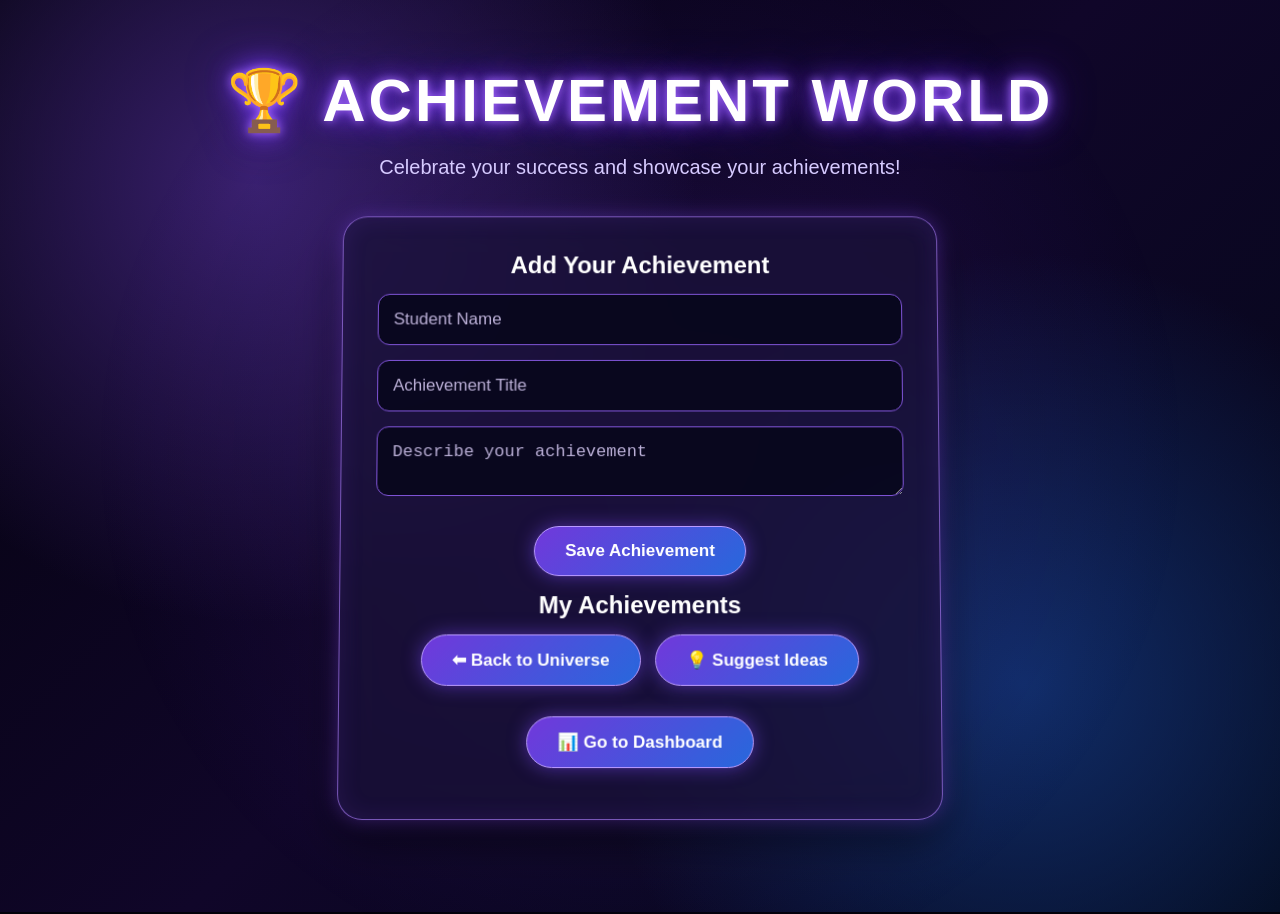
<file: achievement.html>
<!DOCTYPE html>
<html lang="en">
<head>
    <meta charset="UTF-8">
    <meta name="viewport" content="width=device-width, initial-scale=1.0">

    <title>Achievement World | UniVerse Nexus</title>

    <link rel="stylesheet" href="style.css">
</head>

<body class="world-page achievement-page">

    <h1>🏆 ACHIEVEMENT WORLD</h1>

    <p>Celebrate your success and showcase your achievements!</p>

    <div class="container">

        <h2>Add Your Achievement</h2>

        <input
            type="text"
            id="studentName"
            placeholder="Student Name"
        >

        <input
            type="text"
            id="achievementTitle"
            placeholder="Achievement Title"
        >

        <textarea
            id="achievementDescription"
            placeholder="Describe your achievement"
        ></textarea>

        <button onclick="addAchievement()">
            Save Achievement
        </button>


        <h2>My Achievements</h2>

        <div id="achievementList"></div>


        <!-- NAVIGATION BUTTONS -->

        <button onclick="location.href='index.html'">
            ⬅ Back to Universe
        </button>

        <button onclick="location.href='ideas.html'">
            💡 Suggest Ideas
        </button>

        <button onclick="location.href='dashboard.html'">
            📊 Go to Dashboard
        </button>

    </div>


    <!-- JAVASCRIPT -->

    <script>

        function addAchievement() {

            let name = document.getElementById("studentName").value.trim();

            let title = document.getElementById("achievementTitle").value.trim();

            let description = document.getElementById("achievementDescription").value.trim();


            if (name === "" || title === "" || description === "") {

                alert("Please fill all fields!");

                return;
            }


            let achievements =
                JSON.parse(localStorage.getItem("achievements")) || [];


            achievements.push({

                name: name,
                title: title,
                description: description

            });


            localStorage.setItem(
                "achievements",
                JSON.stringify(achievements)
            );


            displayAchievements();


            document.getElementById("studentName").value = "";

            document.getElementById("achievementTitle").value = "";

            document.getElementById("achievementDescription").value = "";


            alert("Achievement Saved Successfully!");

        }


        function displayAchievements() {

            let achievements =
                JSON.parse(localStorage.getItem("achievements")) || [];


            let output = "";


            achievements.forEach(function(item) {

                output += `
                    <div class="achievement-card">

                        <h3>🏅 ${item.title}</h3>

                        <p>Student: ${item.name}</p>

                        <p>${item.description}</p>

                    </div>
                `;

            });


            document.getElementById("achievementList").innerHTML = output;

        }


        displayAchievements();

    </script>

</body>
</html>
</file>
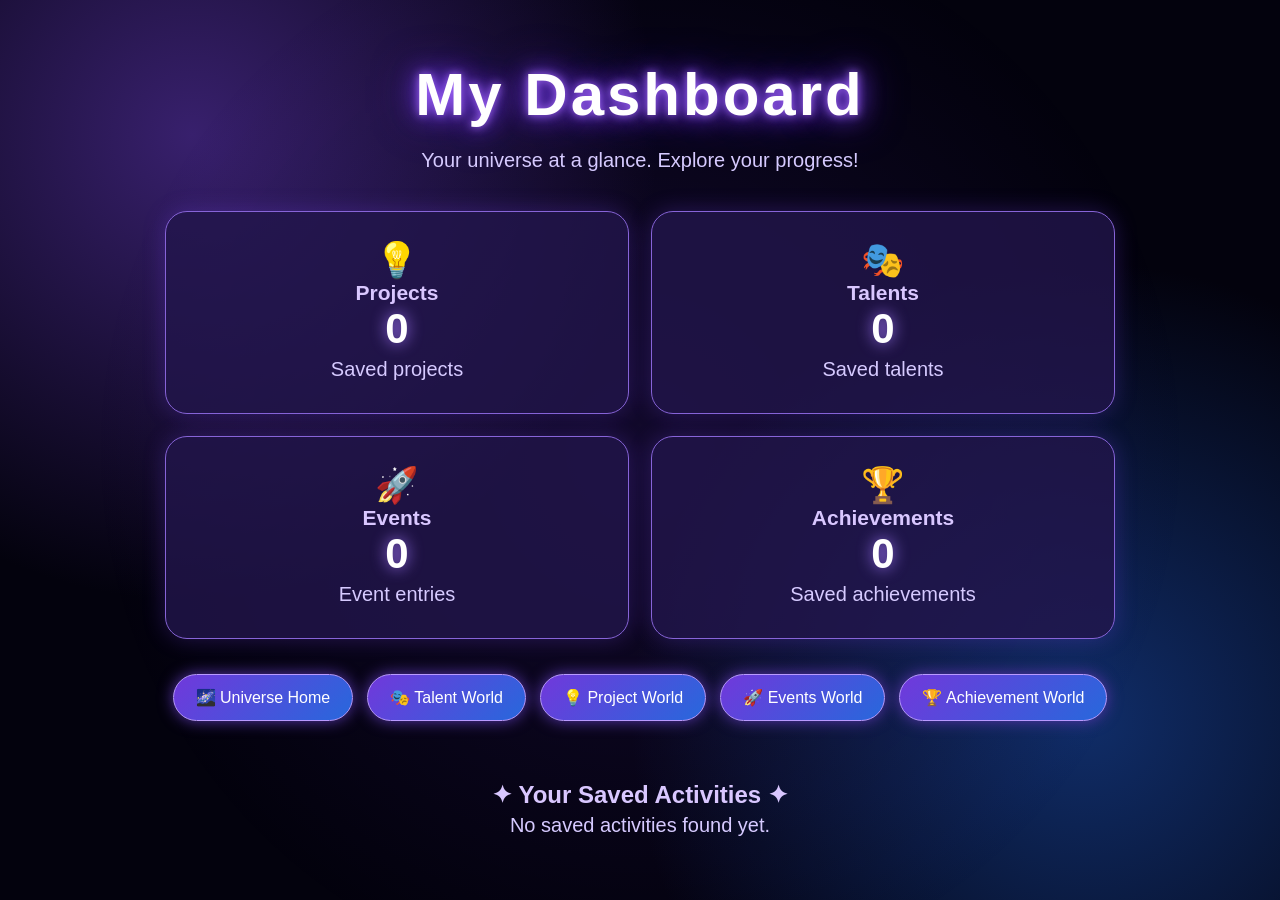
<file: dashboard.html>
<!DOCTYPE html>
<html lang="en">
<head>
    <meta charset="UTF-8">
    <meta name="viewport" content="width=device-width, initial-scale=1.0">
    <title>UniVerse Nexus | Dashboard</title>
    <link rel="stylesheet" href="style.css">

    <style>
        body.dashboard-page {
            min-height: 100vh;
            overflow-y: auto;
            padding: 45px 20px;
            display: flex;
            flex-direction: column;
            align-items: center;
            color: white;
            text-align: center;
            background:
                radial-gradient(circle at 15% 15%, #38206d, transparent 35%),
                radial-gradient(circle at 85% 80%, #102d68, transparent 35%),
                #03020d;
        }

        .dashboard-page h1 {
            font-size: clamp(38px, 6vw, 58px);
            text-shadow: 0 0 20px #9560ff;
            margin-bottom: 8px;
        }

        .dashboard-subtitle {
            color: #d5c8ff;
            font-size: 19px;
            margin-bottom: 35px;
        }

        .dashboard-grid {
            width: min(100%, 950px);
            display: grid;
            grid-template-columns: repeat(2, minmax(0, 1fr));
            gap: 22px;
        }

        .dashboard-card {
            padding: 28px 18px;
            border-radius: 22px;
            background: rgba(34, 22, 75, .8);
            border: 1px solid #8764d8;
            box-shadow: 0 0 22px rgba(126, 76, 255, .25);
            transition: .3s;
        }

        .dashboard-card:hover {
            transform: translateY(-6px);
            box-shadow: 0 0 30px rgba(151, 91, 255, .55);
        }

        .dashboard-card .symbol {
            font-size: 35px;
        }

        .dashboard-card h2 {
            font-size: 21px;
            color: #d9c7ff;
        }

        .count {
            font-size: 42px;
            font-weight: bold;
            color: white;
            text-shadow: 0 0 15px #a77bff;
        }

        .dashboard-links {
            display: flex;
            flex-wrap: wrap;
            justify-content: center;
            gap: 14px;
            margin: 35px 0;
        }

        .dashboard-links a {
            color: white;
            text-decoration: none;
            padding: 13px 22px;
            border-radius: 25px;
            background: linear-gradient(135deg, #7138db, #2768dc);
            border: 1px solid #b99aff;
            box-shadow: 0 0 15px #5635a8;
        }

        .recent-section {
            width: min(100%, 950px);
            margin-top: 25px;
            text-align: left;
        }

        .recent-section h2 {
            text-align: center;
            color: #d9c7ff;
        }

        .recent-item {
            padding: 15px;
            margin: 12px 0;
            border-radius: 14px;
            background: rgba(54, 35, 100, .75);
            border: 1px solid #795bb5;
            overflow-wrap: anywhere;
        }

        .empty-message {
            color: #c9b9ed;
            text-align: center;
        }

        @media (max-width: 600px) {
            .dashboard-grid {
                grid-template-columns: 1fr;
            }
        }
    </style>
</head>

<body class="world-page dashboard-page">

    <h1>My Dashboard</h1>
    <p class="dashboard-subtitle">
        Your universe at a glance. Explore your progress!
    </p>

    <div class="dashboard-grid">

        <div class="dashboard-card">
            <div class="symbol">💡</div>
            <h2>Projects</h2>
            <div class="count" id="projectCount">0</div>
            <p>Saved projects</p>
        </div>

        <div class="dashboard-card">
            <div class="symbol">🎭</div>
            <h2>Talents</h2>
            <div class="count" id="talentCount">0</div>
            <p>Saved talents</p>
        </div>

        <div class="dashboard-card">
            <div class="symbol">🚀</div>
            <h2>Events</h2>
            <div class="count" id="eventCount">0</div>
            <p>Event entries</p>
        </div>

        <div class="dashboard-card">
            <div class="symbol">🏆</div>
            <h2>Achievements</h2>
            <div class="count" id="achievementCount">0</div>
            <p>Saved achievements</p>
        </div>

    </div>

    <div class="dashboard-links">
        <a href="index.html">🌌 Universe Home</a>
        <a href="talent.html">🎭 Talent World</a>
        <a href="project.html">💡 Project World</a>
        <a href="events.html">🚀 Events World</a>
        <a href="achievement.html">🏆 Achievement World</a>
    </div>

    <section class="recent-section">
        <h2>✦ Your Saved Activities ✦</h2>
        <div id="recentActivities">
            <p class="empty-message">Loading your activities...</p>
        </div>
    </section>

    <script>
        function getSavedData(keyword) {
            let results = [];

            for (let i = 0; i < localStorage.length; i++) {
                const key = localStorage.key(i);

                if (!key || !key.toLowerCase().includes(keyword)) {
                    continue;
                }

                try {
                    const value = JSON.parse(localStorage.getItem(key));

                    if (Array.isArray(value)) {
                        results.push(...value);
                    } else if (value && typeof value === "object") {
                        results.push(value);
                    }
                } catch (error) {
                    // Ignore values that are not JSON data.
                }
            }

            return results;
        }

        function displayDashboard() {
            const projects = getSavedData("project");
            const talents = getSavedData("talent");
            const events = getSavedData("event");
            const achievements = getSavedData("achievement");

            document.getElementById("projectCount").textContent = projects.length;
            document.getElementById("talentCount").textContent = talents.length;
            document.getElementById("eventCount").textContent = events.length;
            document.getElementById("achievementCount").textContent = achievements.length;

            const allActivities = [
                ...projects.map(item => ({ type: "💡 Project", data: item })),
                ...talents.map(item => ({ type: "🎭 Talent", data: item })),
                ...events.map(item => ({ type: "🚀 Event", data: item })),
                ...achievements.map(item => ({ type: "🏆 Achievement", data: item }))
            ];

            const recent = document.getElementById("recentActivities");
            recent.innerHTML = "";

            if (allActivities.length === 0) {
                recent.innerHTML =
                    '<p class="empty-message">No saved activities found yet.</p>';
                return;
            }

            allActivities.slice(-10).reverse().forEach(activity => {
                const item = document.createElement("div");
                item.className = "recent-item";

                const title =
                    activity.data.title ||
                    activity.data.name ||
                    activity.data.projectName ||
                    activity.data.eventName ||
                    activity.data.talent ||
                    "Saved entry";

                item.textContent = activity.type + " — " + title;
                recent.appendChild(item);
            });
        }

        displayDashboard();
    </script>

</body>
</html>
</file>
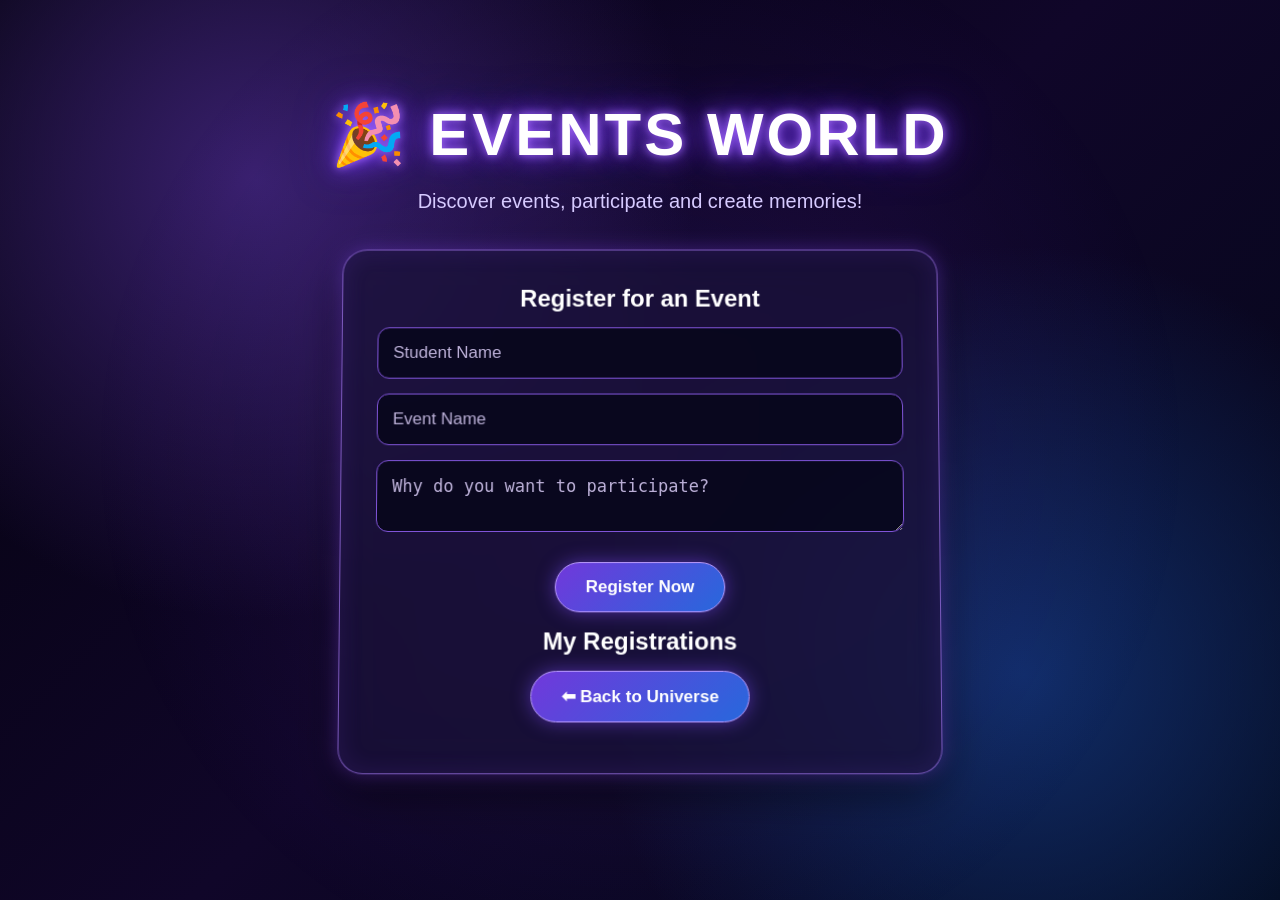
<file: events.html>
<!DOCTYPE html>
<html>
<head>
    <title>Events World</title>
    <link rel="stylesheet" href="style.css">
</head>

<body class="world-page events-page">

    <h1>🎉 EVENTS WORLD</h1>
    <p>Discover events, participate and create memories!</p>

    <div class="container">
        <h2>Register for an Event</h2>

        <input type="text" id="studentName" placeholder="Student Name">

        <input type="text" id="eventName" placeholder="Event Name">

        <textarea id="eventReason" placeholder="Why do you want to participate?"></textarea>

        <button onclick="registerEvent()">Register Now</button>

        <h2>My Registrations</h2>
        <div id="eventList"></div>

        <button onclick="location.href='index.html'">
            ⬅ Back to Universe
        </button>
    </div>

    <script>
        function registerEvent() {
            let name = document.getElementById("studentName").value;
            let event = document.getElementById("eventName").value;
            let reason = document.getElementById("eventReason").value;

            if (name === "" || event === "" || reason === "") {
                alert("Please fill all fields!");
                return;
            }

            let events = JSON.parse(localStorage.getItem("events")) || [];

            events.push({
                name: name,
                event: event,
                reason: reason
            });

            localStorage.setItem("events", JSON.stringify(events));

            displayEvents();

            document.getElementById("studentName").value = "";
            document.getElementById("eventName").value = "";
            document.getElementById("eventReason").value = "";

            alert("Registration Successful!");
        }

        function displayEvents() {
            let events = JSON.parse(localStorage.getItem("events")) || [];
            let output = "";

            events.forEach(function(item) {
                output += `
                    <div class="event-card">
                        <h3>${item.event}</h3>
                        <p>Student: ${item.name}</p>
                        <p>Reason: ${item.reason}</p>
                    </div>
                `;
            });

            document.getElementById("eventList").innerHTML = output;
        }

        displayEvents();
    </script>

</body>
</html>
</file>
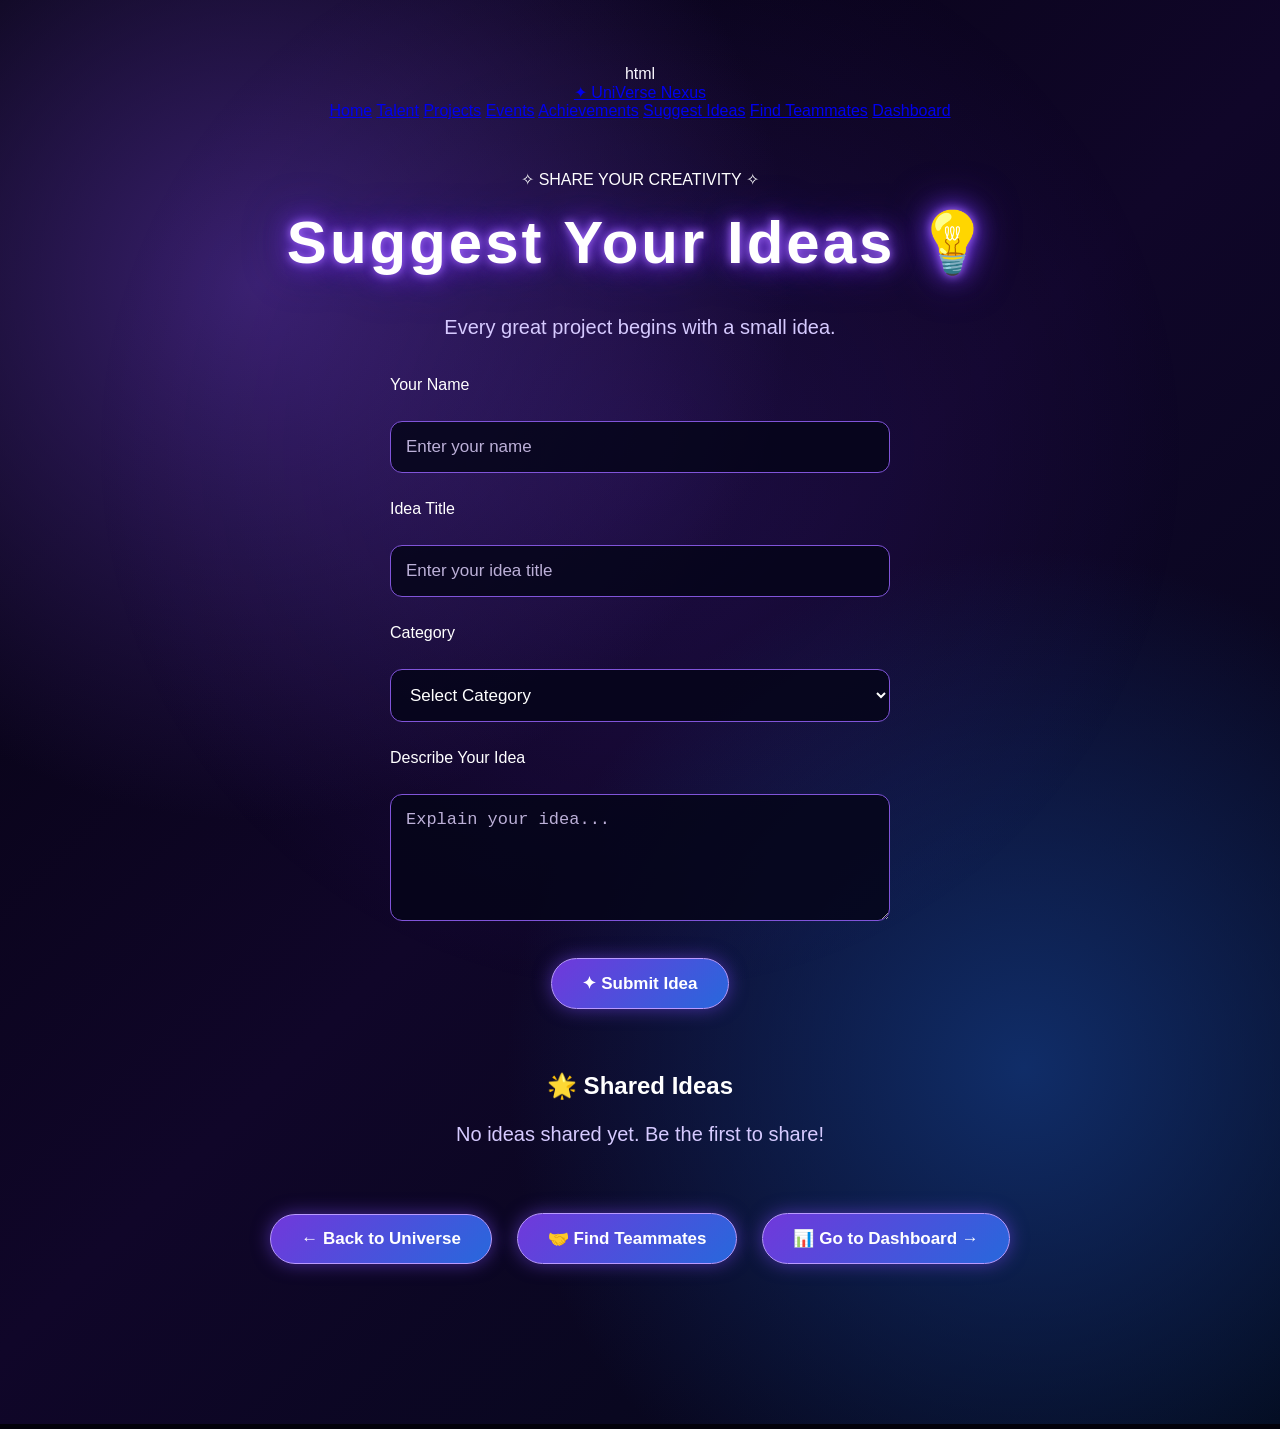
<file: ideas.html>
html
<!DOCTYPE html>
<html lang="en">
<head>
    <meta charset="UTF-8">
    <meta name="viewport" content="width=device-width, initial-scale=1.0">

    <title>Suggest Ideas | UniVerse Nexus</title>

    <link rel="stylesheet" href="style.css">
</head>

<body class="world-page ideas-page">

    <!-- WEBSITE NAVIGATION -->
    <nav class="navbar">

        <a href="index.html" class="logo">
            ✦ UniVerse Nexus
        </a>

        <div class="nav-links">
            <a href="index.html">Home</a>
            <a href="talent.html">Talent</a>
            <a href="project.html">Projects</a>
            <a href="events.html">Events</a>
            <a href="achievement.html">Achievements</a>
            <a href="ideas.html" class="active">Suggest Ideas</a>
            <a href="teammates.html">Find Teammates</a>
            <a href="dashboard.html">Dashboard</a>
        </div>

    </nav>


    <!-- MAIN CONTENT -->
    <main class="world-container">

        <span class="tag">✧ SHARE YOUR CREATIVITY ✧</span>

        <h1>Suggest Your Ideas 💡</h1>

        <p>Every great project begins with a small idea.</p>


        <!-- IDEA SUBMISSION FORM -->
        <form id="ideaForm">

            <label for="studentName">Your Name</label>

            <input
                type="text"
                id="studentName"
                placeholder="Enter your name"
                required
            >


            <label for="ideaTitle">Idea Title</label>

            <input
                type="text"
                id="ideaTitle"
                placeholder="Enter your idea title"
                required
            >


            <label for="ideaCategory">Category</label>

            <select id="ideaCategory" required>

                <option value="">Select Category</option>
                <option value="Technology">Technology</option>
                <option value="Education">Education</option>
                <option value="Business">Business</option>
                <option value="Creative">Creative</option>
                <option value="Social Impact">Social Impact</option>
                <option value="Other">Other</option>

            </select>


            <label for="ideaDescription">Describe Your Idea</label>

            <textarea
                id="ideaDescription"
                placeholder="Explain your idea..."
                rows="5"
                required
            ></textarea>


            <button type="submit">
                ✦ Submit Idea
            </button>

        </form>


        <!-- SHARED IDEAS -->
        <h2>🌟 Shared Ideas</h2>

        <div id="ideaList"></div>


        <!-- NAVIGATION BUTTONS -->
        <div class="page-buttons">

            <a href="index.html" class="back-btn">
                ← Back to Universe
            </a>

            <a href="teammates.html" class="back-btn">
                🤝 Find Teammates
            </a>

            <a href="dashboard.html" class="back-btn">
                📊 Go to Dashboard →
            </a>

        </div>

    </main>


    <!-- JAVASCRIPT -->
    <script>

        const ideaForm = document.getElementById("ideaForm");
        const ideaList = document.getElementById("ideaList");


        // DISPLAY SAVED IDEAS
        function displayIdeas() {

            const ideas = JSON.parse(
                localStorage.getItem("suggestedIdeas") || "[]"
            );

            ideaList.innerHTML = "";

            if (ideas.length === 0) {

                ideaList.innerHTML =
                    "<p>No ideas shared yet. Be the first to share!</p>";

                return;
            }


            ideas.forEach(function(idea) {

                const card = document.createElement("div");

                card.className = "idea-card";


                const title = document.createElement("h3");

                title.textContent = idea.title;


                const details = document.createElement("p");

                details.textContent = idea.description;


                const info = document.createElement("small");

                info.textContent =
                    "By " + idea.name + " | " + idea.category;


                card.appendChild(title);
                card.appendChild(details);
                card.appendChild(info);

                ideaList.appendChild(card);

            });

        }


        // SUBMIT NEW IDEA
        ideaForm.addEventListener("submit", function(event) {

            event.preventDefault();


            const newIdea = {

                name: document.getElementById("studentName").value.trim(),

                title: document.getElementById("ideaTitle").value.trim(),

                category: document.getElementById("ideaCategory").value,

                description: document.getElementById("ideaDescription").value.trim()

            };


            // VALIDATION
            if (
                !newIdea.name ||
                !newIdea.title ||
                !newIdea.category ||
                !newIdea.description
            ) {

                alert("Please fill all fields.");

                return;
            }


            // GET EXISTING IDEAS
            const ideas = JSON.parse(
                localStorage.getItem("suggestedIdeas") || "[]"
            );


            // SAVE NEW IDEA
            ideas.push(newIdea);

            localStorage.setItem(
                "suggestedIdeas",
                JSON.stringify(ideas)
            );


            alert("Your idea has been submitted successfully!");


            // RESET FORM
            ideaForm.reset();


            // UPDATE SHARED IDEAS
            displayIdeas();

        });


        // LOAD IDEAS WHEN PAGE OPENS
        displayIdeas();

    </script>

</body>
</html>
</file>
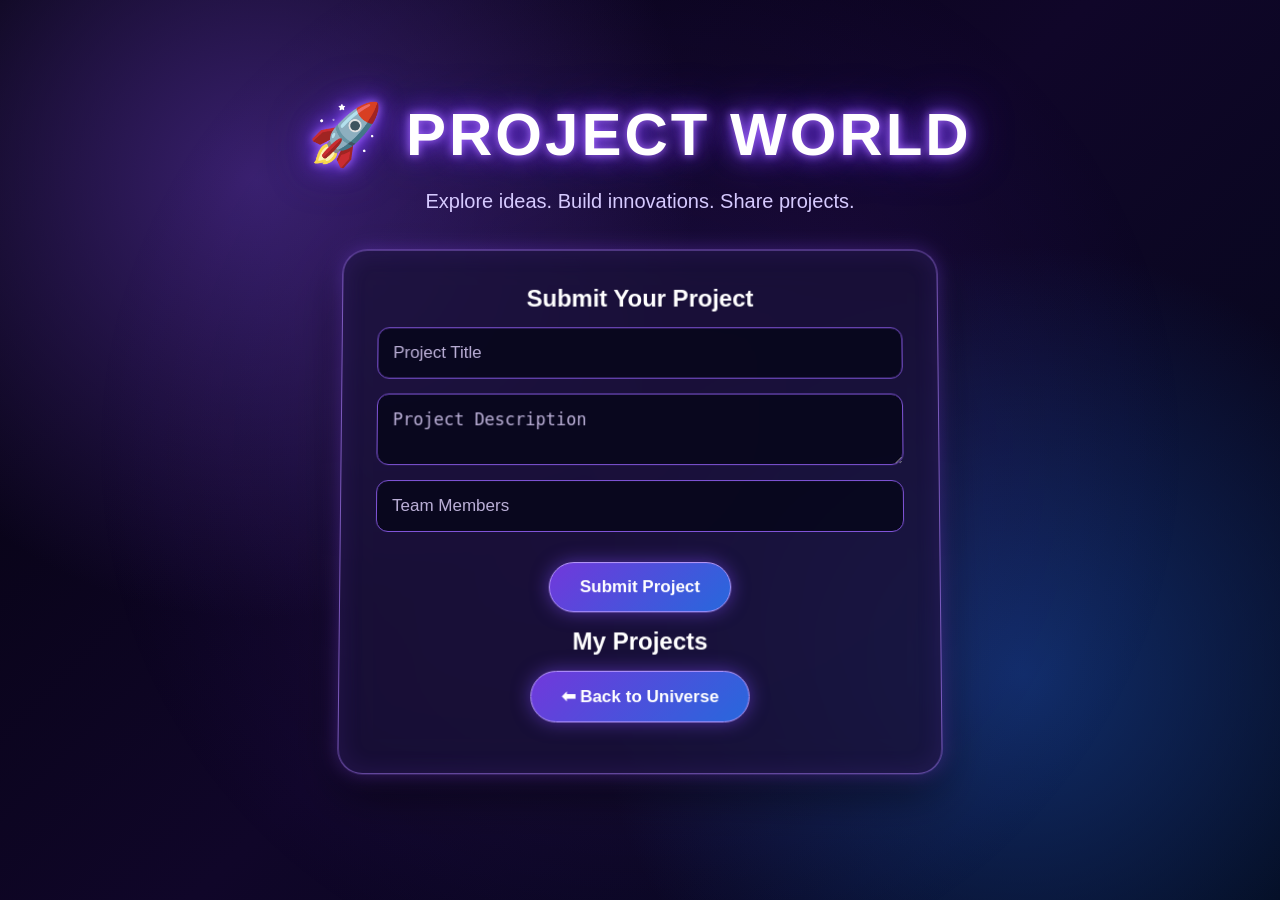
<file: project.html>
<!DOCTYPE html>
<html>
<head>
    <title>Project World</title>
    <link rel="stylesheet" href="style.css">
</head>

<body class="world-page project-page">

    <h1>🚀 PROJECT WORLD</h1>
    <p>Explore ideas. Build innovations. Share projects.</p>

    <div class="box">
        <h2>Submit Your Project</h2>

        <input type="text" id="title" placeholder="Project Title">

        <textarea id="description" placeholder="Project Description"></textarea>

        <input type="text" id="team" placeholder="Team Members">

        <button onclick="addProject()">Submit Project</button>

        <h2>My Projects</h2>
        <div id="projectList"></div>

        <button onclick="location.href='index.html'">
            ⬅ Back to Universe
        </button>
    </div>

    <script>
        function addProject() {
            let title = document.getElementById("title").value;
            let description = document.getElementById("description").value;
            let team = document.getElementById("team").value;

            if (title === "" || description === "" || team === "") {
                alert("Please fill all fields!");
                return;
            }

            let projects = JSON.parse(localStorage.getItem("projects")) || [];

            projects.push({
                title: title,
                description: description,
                team: team
            });

            localStorage.setItem("projects", JSON.stringify(projects));

            displayProjects();

            document.getElementById("title").value = "";
            document.getElementById("description").value = "";
            document.getElementById("team").value = "";
        }

        function displayProjects() {
            let projects = JSON.parse(localStorage.getItem("projects")) || [];
            let output = "";

            projects.forEach(function(project) {
                output += `
                    <div style="background:#202b45;padding:15px;margin:10px;border-radius:10px;">
                        <h3>${project.title}</h3>
                        <p>${project.description}</p>
                        <p>Team: ${project.team}</p>
                    </div>
                `;
            });

            document.getElementById("projectList").innerHTML = output;
        }

        displayProjects();
    </script>

</body>
</html>
</file>
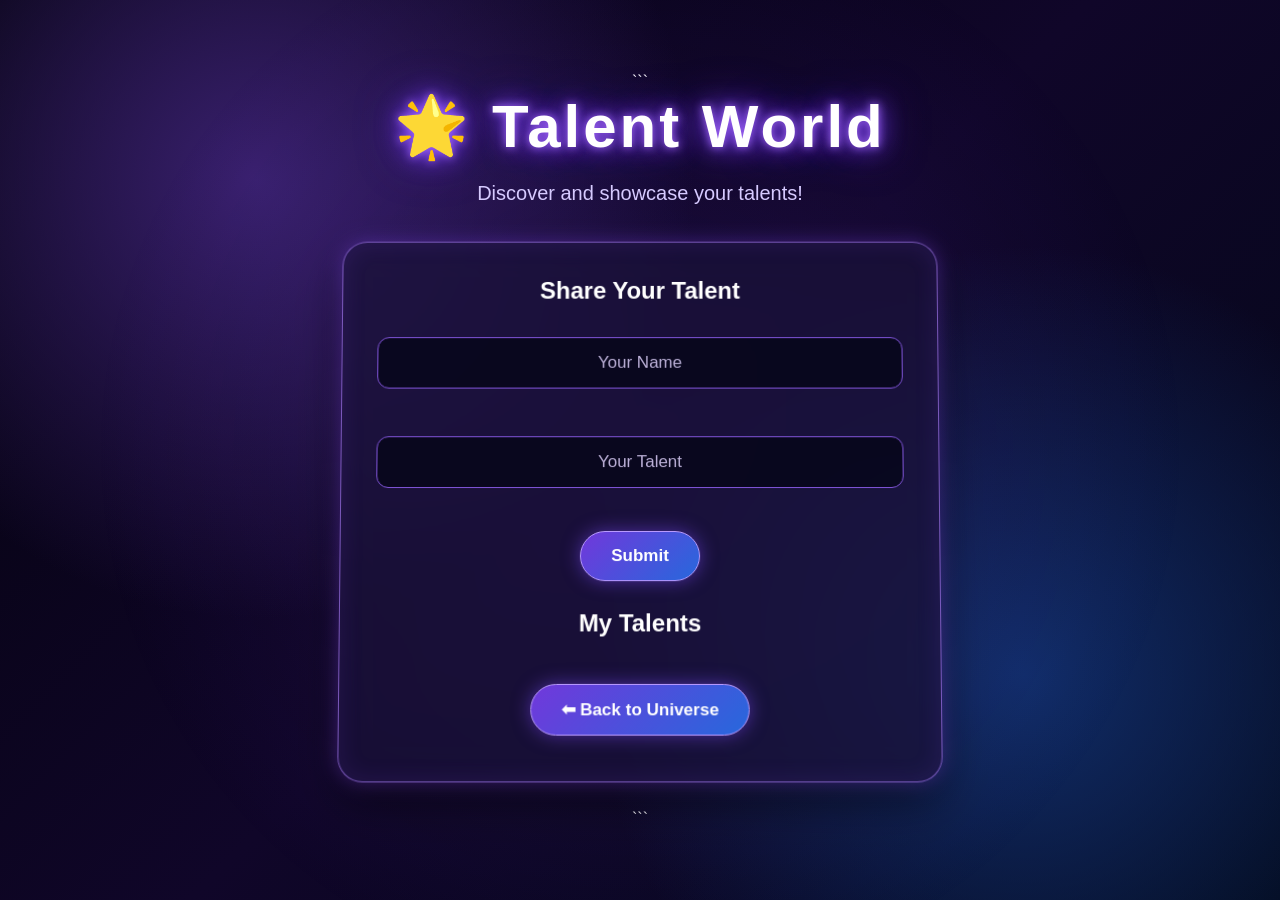
<file: talent.html>
<!DOCTYPE html>

<html>
<head>
    <title>Talent World</title>
    <link rel="stylesheet" href="style.css">
</head>

<body class="world-page talent-page">

```
<h1>🌟 Talent World</h1>
<p>Discover and showcase your talents!</p>

<div class="world-container">
    <h2>Share Your Talent</h2>

    <input type="text" id="name" placeholder="Your Name">
    <input type="text" id="talent" placeholder="Your Talent">

    <button onclick="saveTalent()">Submit</button>

    <h2>My Talents</h2>
    <div id="talentList"></div>

    <button onclick="location.href='index.html'">
        ⬅ Back to Universe
    </button>
</div>

<script>
    function saveTalent() {
        let name = document.getElementById("name").value.trim();
        let talent = document.getElementById("talent").value.trim();

        if (name === "" || talent === "") {
            alert("Please fill all fields!");
            return;
        }

        let talents = JSON.parse(localStorage.getItem("talents")) || [];

        talents.push({
            name: name,
            talent: talent
        });

        localStorage.setItem("talents", JSON.stringify(talents));

        displayTalents();

        document.getElementById("name").value = "";
        document.getElementById("talent").value = "";

        alert("Talent Saved Successfully!");
    }

    function displayTalents() {
        let talents = JSON.parse(localStorage.getItem("talents")) || [];
        let output = "";

        talents.forEach(function(item) {
            output += `
                <div class="event-card">
                    <h3>${item.name}</h3>
                    <p>Talent: ${item.talent}</p>
                </div>
            `;
        });

        document.getElementById("talentList").innerHTML = output;
    }

    displayTalents();
</script>
```

</body>
</html>
</file>
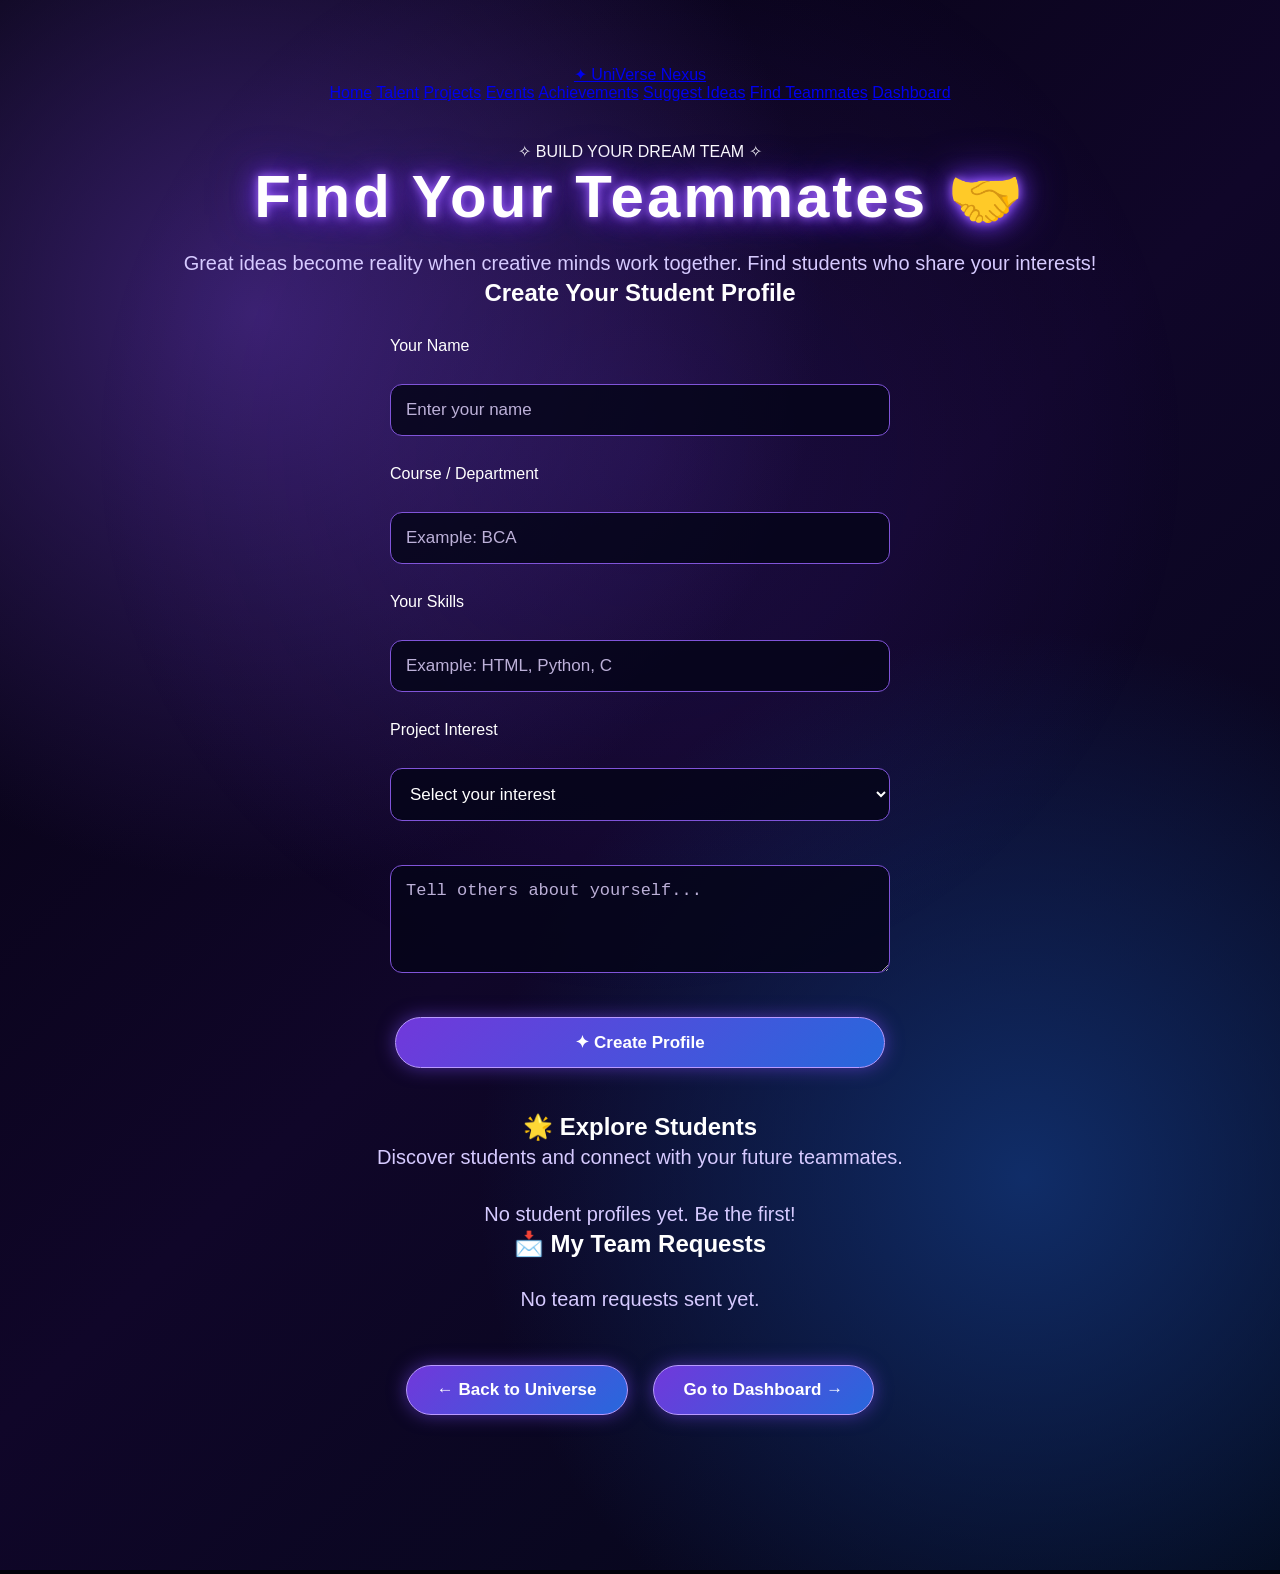
<file: teammates.html>
<!DOCTYPE html>
<html lang="en">
<head>
    <meta charset="UTF-8">
    <meta name="viewport" content="width=device-width, initial-scale=1.0">

    <title>Find Teammates | UniVerse Nexus</title>

    <link rel="stylesheet" href="style.css">

    <style>
        .team-container {
            width: 90%;
            max-width: 1000px;
            margin: 40px auto;
            text-align: center;
        }

        .team-form {
            max-width: 500px;
            margin: 30px auto;
            display: flex;
            flex-direction: column;
            gap: 14px;
        }

        .team-form input,
        .team-form textarea,
        .team-form select {
            width: 100%;
            box-sizing: border-box;
            padding: 12px;
            border-radius: 8px;
        }

        .team-form label {
            text-align: left;
        }

        .team-grid {
            display: grid;
            grid-template-columns: repeat(auto-fit, minmax(230px, 1fr));
            gap: 20px;
            margin-top: 25px;
        }

        .team-card {
            padding: 22px;
            border: 1px solid rgba(255,255,255,0.2);
            border-radius: 15px;
            text-align: left;
            background: rgba(255,255,255,0.06);
            overflow-wrap: anywhere;
        }

        .team-card h3 {
            margin-top: 0;
        }

        .team-card button {
            margin-top: 12px;
        }

        .team-buttons {
            display: flex;
            justify-content: center;
            flex-wrap: wrap;
            gap: 15px;
            margin: 35px auto;
        }
    </style>
</head>

<body class="world-page teammates-page">

    <!-- NAVIGATION -->

    <nav class="navbar">

        <a href="index.html" class="logo">
            ✦ UniVerse Nexus
        </a>

        <div class="nav-links">
            <a href="index.html">Home</a>
            <a href="talent.html">Talent</a>
            <a href="project.html">Projects</a>
            <a href="events.html">Events</a>
            <a href="achievement.html">Achievements</a>
            <a href="ideas.html">Suggest Ideas</a>
            <a href="teammates.html" class="active">Find Teammates</a>
            <a href="dashboard.html">Dashboard</a>
        </div>

    </nav>


    <!-- MAIN CONTENT -->

    <main class="team-container">

        <span class="tag">✧ BUILD YOUR DREAM TEAM ✧</span>

        <h1>Find Your Teammates 🤝</h1>

        <p>
            Great ideas become reality when creative minds work together.
            Find students who share your interests!
        </p>


        <!-- PROFILE FORM -->

        <h2>Create Your Student Profile</h2>

        <form id="teamForm" class="team-form">

            <label for="studentName">Your Name</label>

            <input
                type="text"
                id="studentName"
                placeholder="Enter your name"
                required
            >

            <label for="studentCourse">Course / Department</label>

            <input
                type="text"
                id="studentCourse"
                placeholder="Example: BCA"
                required
            >

            <label for="studentSkills">Your Skills</label>

            <input
                type="text"
                id="studentSkills"
                placeholder="Example: HTML, Python, C"
                required
            >

            <label for="studentInterest">Project Interest</label>

            <select id="studentInterest" required>
                <option value="">Select your interest</option>
                <option>Web Development</option>
                <option>Artificial Intelligence</option>
                <option>App Development</option>
                <option>Data Science</option>
                <option>Creative Projects</option>
                <option>Other</option>
            </select>

            <textarea
                id="studentAbout"
                rows="4"
                placeholder="Tell others about yourself..."
                required
            ></textarea>

            <button type="submit">
                ✦ Create Profile
            </button>

        </form>


        <!-- STUDENT PROFILES -->

        <h2>🌟 Explore Students</h2>

        <p>Discover students and connect with your future teammates.</p>

        <div id="teamList" class="team-grid"></div>


        <!-- TEAM REQUESTS -->

        <h2>📩 My Team Requests</h2>

        <div id="requestList" class="team-grid"></div>


        <!-- NAVIGATION BUTTONS -->

        <div class="team-buttons">

            <a href="index.html" class="back-btn">
                ← Back to Universe
            </a>

            <a href="dashboard.html" class="back-btn">
                Go to Dashboard →
            </a>

        </div>

    </main>


    <!-- JAVASCRIPT -->

    <script>

        const teamForm = document.getElementById("teamForm");
        const teamList = document.getElementById("teamList");
        const requestList = document.getElementById("requestList");


        // DISPLAY STUDENT PROFILES

        function displayTeams() {

            const students = JSON.parse(
                localStorage.getItem("teamStudents") || "[]"
            );

            teamList.innerHTML = "";

            if (students.length === 0) {

                teamList.innerHTML =
                    "<p>No student profiles yet. Be the first!</p>";

                return;
            }

            students.forEach(function(student) {

                const card = document.createElement("div");
                card.className = "team-card";

                const name = document.createElement("h3");
                name.textContent = "👤 " + student.name;

                const course = document.createElement("p");
                course.textContent = "Course: " + student.course;

                const skills = document.createElement("p");
                skills.textContent = "Skills: " + student.skills;

                const interest = document.createElement("p");
                interest.textContent = "Interest: " + student.interest;

                const about = document.createElement("p");
                about.textContent = student.about;

                const requestButton = document.createElement("button");
                requestButton.textContent = "🤝 Send Team Request";

                requestButton.addEventListener("click", function() {
                    sendRequest(student);
                });

                card.appendChild(name);
                card.appendChild(course);
                card.appendChild(skills);
                card.appendChild(interest);
                card.appendChild(about);
                card.appendChild(requestButton);

                teamList.appendChild(card);

            });

        }


        // CREATE STUDENT PROFILE

        teamForm.addEventListener("submit", function(event) {

            event.preventDefault();

            const student = {

                id: Date.now(),

                name: document.getElementById("studentName").value.trim(),

                course: document.getElementById("studentCourse").value.trim(),

                skills: document.getElementById("studentSkills").value.trim(),

                interest: document.getElementById("studentInterest").value,

                about: document.getElementById("studentAbout").value.trim()

            };


            if (
                !student.name ||
                !student.course ||
                !student.skills ||
                !student.interest ||
                !student.about
            ) {

                alert("Please fill all fields!");
                return;

            }


            const students = JSON.parse(
                localStorage.getItem("teamStudents") || "[]"
            );

            students.push(student);

            localStorage.setItem(
                "teamStudents",
                JSON.stringify(students)
            );


            alert("Your profile has been created successfully!");

            teamForm.reset();

            displayTeams();

        });


        // SEND TEAM REQUEST

        function sendRequest(student) {

            const requests = JSON.parse(
                localStorage.getItem("teamRequests") || "[]"
            );

            const alreadySent = requests.some(function(request) {
                return request.studentId === student.id;
            });

            if (alreadySent) {

                alert("You have already sent a request to this student!");
                return;

            }


            requests.push({

                studentId: student.id,

                studentName: student.name,

                interest: student.interest,

                status: "Pending"

            });


            localStorage.setItem(
                "teamRequests",
                JSON.stringify(requests)
            );


            alert("Team request sent successfully!");

            displayRequests();

        }


        // DISPLAY SENT REQUESTS

        function displayRequests() {

            const requests = JSON.parse(
                localStorage.getItem("teamRequests") || "[]"
            );

            requestList.innerHTML = "";

            if (requests.length === 0) {

                requestList.innerHTML =
                    "<p>No team requests sent yet.</p>";

                return;

            }


            requests.forEach(function(request) {

                const card = document.createElement("div");
                card.className = "team-card";

                const name = document.createElement("h3");
                name.textContent = "👤 " + request.studentName;

                const interest = document.createElement("p");
                interest.textContent = "Interest: " + request.interest;

                const status = document.createElement("p");
                status.textContent = "Status: " + request.status;

                card.appendChild(name);
                card.appendChild(interest);
                card.appendChild(status);

                requestList.appendChild(card);

            });

        }


        // LOAD DATA WHEN PAGE OPENS

        displayTeams();
        displayRequests();

    </script>

</body>
</html>
</file>
<file: style.css>
* {
  margin: 0;
  padding: 0;
  box-sizing: border-box;
}

:root {
  font-family: Arial, Helvetica, sans-serif;
  color: #fff;
  background: #02010a;
}

body {
  min-height: 100vh;
  overflow: hidden;
  background: #02010a;
}

#universe {
  position: fixed;
  inset: 0;
  z-index: 0;
}

#universe canvas {
  display: block;
  width: 100%;
  height: 100%;
}

.intro {
  position: fixed;
  z-index: 2;
  top: 50%;
  left: 50%;
  width: min(92%, 1000px);
  transform: translate(-50%, -50%);
  text-align: center;
  transition: opacity 1s ease, transform 1.2s ease;
}

.intro.leave {
  opacity: 0;
  transform: translate(-50%, -58%) scale(0.92);
  pointer-events: none;
}

.subtitle, .eyebrow {
  color: #a99aff;
  letter-spacing: 6px;
  font-size: 11px;
  margin-bottom: 22px;
}

h1 {
  font-size: clamp(42px, 8vw, 90px);
  letter-spacing: 3px;
  text-shadow: 0 0 30px #7050ff;
}

h1 span, .hub-header h2 span {
  color: #a994ff;
}

.description {
  margin-top: 18px;
  color: #d5d0e9;
  letter-spacing: 3px;
  font-size: 13px;
}

button {
  font: inherit;
}

#enterBtn {
  margin-top: 40px;
  padding: 16px 30px;
  border: 1px solid #a18cff;
  border-radius: 30px;
  color: white;
  background: rgba(75, 45, 160, 0.42);
  letter-spacing: 2px;
  cursor: pointer;
  transition: 0.3s;
}

#enterBtn:hover {
  background: #7653d9;
  box-shadow: 0 0 30px #7653d9;
  transform: scale(1.06);
}

#loading {
  position: fixed;
  z-index: 2;
  bottom: 25px;
  width: 100%;
  text-align: center;
  color: #a99bff;
  font-size: 10px;
  letter-spacing: 3px;
  pointer-events: none;
  transition: opacity .5s ease;
}

#universeHub {
  position: fixed;
  inset: 0;
  z-index: 3;
  display: flex;
  flex-direction: column;
  justify-content: center;
  align-items: center;
  padding: 35px 22px;
  overflow-y: auto;
  background: radial-gradient(ellipse at center, rgba(22, 12, 57, .84), rgba(2, 1, 10, .94) 72%);
  opacity: 0;
  visibility: hidden;
  pointer-events: none;
  transition: opacity .9s ease, visibility .9s ease;
}

#universeHub.show {
  opacity: 1;
  visibility: visible;
  pointer-events: auto;
}

.hub-header {
  text-align: center;
  margin: 0 0 30px;
}

.hub-header .eyebrow {
  margin-bottom: 12px;
}

.hub-header h2, .world-detail h2 {
  font-size: clamp(30px, 5vw, 52px);
  text-shadow: 0 0 24px #7653d9;
}

.hub-header > p:last-child {
  color: #c9c1e6;
  margin-top: 12px;
}

.world-container {
  width: min(900px, 100%);
  display: grid;
  grid-template-columns: repeat(4, 1fr);
  gap: 16px;
}

.world-card {
  min-height: 230px;
  padding: 24px 17px;
  text-align: left;
  color: white;
  border: 1px solid rgba(169, 140, 255, .65);
  border-radius: 20px;
  background: linear-gradient(145deg, rgba(77, 48, 145, .48), rgba(15, 18, 55, .72));
  cursor: pointer;
  transition: transform .3s, box-shadow .3s, background .3s;
}

.world-card:hover {
  transform: translateY(-9px);
  background: linear-gradient(145deg, rgba(112, 75, 200, .72), rgba(20, 30, 80, .86));
  box-shadow: 0 0 30px rgba(130, 95, 255, .35);
}

.world-icon {
  display: block;
  font-size: 36px;
  color: #c4adff;
  margin-bottom: 18px;
}

.world-card h3 {
  font-size: 19px;
  margin-bottom: 10px;
}

.world-card p {
  color: #d0cbe0;
  font-size: 13px;
  line-height: 1.5;
  min-height: 58px;
}

.world-card small {
  display: inline-block;
  margin-top: 15px;
  color: #b9a6ff;
  letter-spacing: 1.5px;
  font-size: 9px;
}

.world-detail {
  width: min(720px, 100%);
  padding: 28px;
  text-align: center;
  border: 1px solid rgba(169, 140, 255, .65);
  border-radius: 22px;
  background: rgba(18, 13, 48, .9);
  box-shadow: 0 0 40px rgba(104, 69, 220, .2);
}

.world-detail[hidden] {
  display: none;
}

.back-button {
  display: block;
  margin: 0 auto 28px;
  padding: 10px 16px;
  color: #d9ceff;
  background: transparent;
  border: 1px solid #8e79d9;
  border-radius: 20px;
  cursor: pointer;
}

.world-detail .eyebrow {
  margin-bottom: 12px;
}

#detailText {
  margin: 15px 0;
  color: #d5cdec;
}

.detail-note {
  margin-top: 22px;
  padding: 18px;
  border-radius: 12px;
  background: rgba(115, 82, 200, .18);
  color: #dcd4f2;
  line-height: 1.6;
}

@media (max-width: 760px) {
  body { overflow: auto; }
  .world-container { grid-template-columns: repeat(2, minmax(0, 1fr)); }
  #universeHub { justify-content: flex-start; padding-top: 55px; }
  .world-card { min-height: 205px; }
}

@media (max-width: 390px) {
  .world-container { grid-template-columns: 1fr; }
  .world-card { min-height: auto; }
}
/* =================================
   UNIVERSE NEXUS - WORLD PAGES
================================= */

body.world-page {
    min-height: 100vh;
    overflow-x: hidden;
    overflow-y: auto;
    margin: 0;
    padding: 65px 20px;
    box-sizing: border-box;

    display: flex;
    flex-direction: column;
    align-items: center;
    justify-content: center;

    color: white;
    text-align: center;
    font-family: Arial, sans-serif;

    background:
        radial-gradient(circle at 20% 20%, #39206e 0%, transparent 35%),
        radial-gradient(circle at 80% 75%, #102d68 0%, transparent 35%),
        linear-gradient(135deg, #03020c, #100629, #020817);

    position: relative;
}

/* Moving space glow */
body.world-page::before {
    content: "";
    position: fixed;
    inset: -50%;
    z-index: 0;
    pointer-events: none;

    background:
        radial-gradient(circle, rgba(125, 65, 255, 0.13), transparent 35%);

    animation: spaceMove 12s ease-in-out infinite alternate;
}

@keyframes spaceMove {
    from {
        transform: translate(-5%, -5%) rotate(0deg);
    }
    to {
        transform: translate(5%, 5%) rotate(20deg);
    }
}

/* Keep page content above background */
body.world-page > * {
    position: relative;
    z-index: 1;
}

/* Main headings */
body.world-page h1 {
    font-size: clamp(38px, 6vw, 60px);
    margin-bottom: 15px;
    color: #ffffff;
    text-shadow:
        0 0 10px #a76bff,
        0 0 25px #793cff,
        0 0 45px #5424bd;
}

/* Description */
body.world-page p {
    font-size: 20px;
    color: #d6caff;
    line-height: 1.6;
}

/* Common form card */
body.talent-page .world-container,
body.project-page .box,
body.events-page .container,
body.achievement-page .container {
    width: min(90%, 600px);
    box-sizing: border-box;
    margin: 30px auto;
    padding: 35px;

    background: rgba(24, 16, 55, 0.75);
    border: 1px solid rgba(174, 126, 255, 0.65);
    border-radius: 25px;

    box-shadow:
        0 0 20px rgba(137, 74, 255, 0.35),
        0 20px 45px rgba(0, 0, 0, 0.5),
        inset 0 0 25px rgba(135, 75, 255, 0.12);

    backdrop-filter: blur(15px);
    transform: perspective(1000px) rotateX(2deg);
    transition: 0.4s ease;
}

body.talent-page .world-container:hover,
body.project-page .box:hover,
body.events-page .container:hover,
body.achievement-page .container:hover {
    transform: perspective(1000px) rotateX(0deg) translateY(-5px);
    box-shadow: 0 0 35px rgba(151, 91, 255, 0.55);
}

/* Form fields */
body.world-page input,
body.world-page textarea,
body.world-page select {
    display: block;
    width: 100%;
    box-sizing: border-box;
    margin: 15px auto;
    padding: 15px;

    color: white;
    font-size: 17px;

    background: rgba(5, 5, 25, 0.85);
    border: 1px solid #8054d9;
    border-radius: 12px;
    outline: none;
}

body.world-page input:focus,
body.world-page textarea:focus,
body.world-page select:focus {
    border-color: #c49aff;
    box-shadow: 0 0 15px #854bff;
}

body.world-page input::placeholder,
body.world-page textarea::placeholder {
    color: #bcb0d8;
}

/* Buttons */
body.world-page button,
body.world-page .back-btn {
    display: inline-block;
    margin: 15px 5px;
    padding: 14px 30px;

    color: white;
    font-size: 17px;
    font-weight: bold;
    text-decoration: none;

    background: linear-gradient(135deg, #7138db, #2768dc);
    border: 1px solid #b99aff;
    border-radius: 30px;

    cursor: pointer;
    box-shadow: 0 0 18px rgba(126, 76, 255, 0.5);
    transition: 0.3s ease;
}

body.world-page button:hover,
body.world-page .back-btn:hover {
    transform: translateY(-4px) scale(1.04);
    box-shadow: 0 0 30px #9560ff;
}

/* Saved content cards */
body.world-page .event-card,
body.world-page .achievement-card {
    margin: 18px auto;
    padding: 20px;
    max-width: 550px;

    text-align: center;
    color: white;

    background: rgba(54, 35, 100, 0.75);
    border: 1px solid #9870e8;
    border-radius: 18px;
    box-shadow: 0 0 18px rgba(139, 91, 255, 0.3);
}

/* Mobile view */
@media (max-width: 600px) {
    body.world-page {
        padding: 40px 12px;
    }

    body.talent-page .world-container,
    body.project-page .box,
    body.events-page .container,
    body.achievement-page .container {
        width: 95%;
        padding: 22px;
    }

    body.world-page p {
        font-size: 17px;
    }
}
/* TALENT WORLD ALIGNMENT FIX */

body.talent-page .world-container {
    display: flex;
    flex-direction: column;
    align-items: center;
    justify-content: center;
    text-align: center;
    gap: 18px;
}

body.talent-page .world-container h2,
body.talent-page .world-container h3,
body.talent-page .world-container label {
    width: 100%;
    text-align: center;
}

body.talent-page .world-container form {
    width: 100%;
    max-width: 420px;
    display: flex;
    flex-direction: column;
    align-items: center;
    gap: 15px;
}

body.talent-page .world-container input {
    width: 100%;
    text-align: center;
}

body.talent-page .world-container button,
body.talent-page .world-container .back-btn {
    margin: 10px auto;
}
.dashboard-link {
    display: inline-block;
    margin: 18px auto;
    padding: 12px 25px;
    color: white;
    text-decoration: none;
    border: 1px solid #9b7cff;
    border-radius: 25px;
    background: rgba(100, 70, 180, 0.25);
    transition: 0.3s;
}

.dashboard-link:hover {
    background: #7652c8;
    box-shadow: 0 0 18px #7652c8;
}
/* SUGGEST IDEAS PAGE */

body.ideas-page {
    min-height: 100vh;
    text-align: center;
}

body.ideas-page .world-container {
    width: 90%;
    max-width: 850px;
    margin: 50px auto;
    display: flex;
    flex-direction: column;
    align-items: center;
    text-align: center;
    gap: 18px;
}

body.ideas-page .world-container h1,
body.ideas-page .world-container h2,
body.ideas-page .world-container p {
    width: 100%;
    text-align: center;
}

body.ideas-page #ideaForm {
    width: 100%;
    max-width: 500px;
    display: flex;
    flex-direction: column;
    align-items: stretch;
    gap: 12px;
    margin: 15px auto 30px;
}

body.ideas-page #ideaForm label {
    text-align: left;
}

body.ideas-page #ideaForm input,
body.ideas-page #ideaForm select,
body.ideas-page #ideaForm textarea {
    width: 100%;
    box-sizing: border-box;
}

body.ideas-page #ideaForm button {
    align-self: center;
    margin-top: 10px;
}

body.ideas-page #ideaList {
    width: 100%;
    display: grid;
    grid-template-columns: repeat(auto-fit, minmax(230px, 1fr));
    gap: 20px;
    text-align: left;
}

body.ideas-page .idea-card {
    width: 100%;
    box-sizing: border-box;
    padding: 20px;
    text-align: left;
}

body.ideas-page .page-buttons {
    display: flex;
    justify-content: center;
    align-items: center;
    flex-wrap: wrap;
    gap: 15px;
    margin: 30px auto;
}

@media (max-width: 600px) {
    body.ideas-page .world-container {
        width: 92%;
        margin: 30px auto;
    }

    body.ideas-page .page-buttons {
        flex-direction: column;
    }
}
</file>
